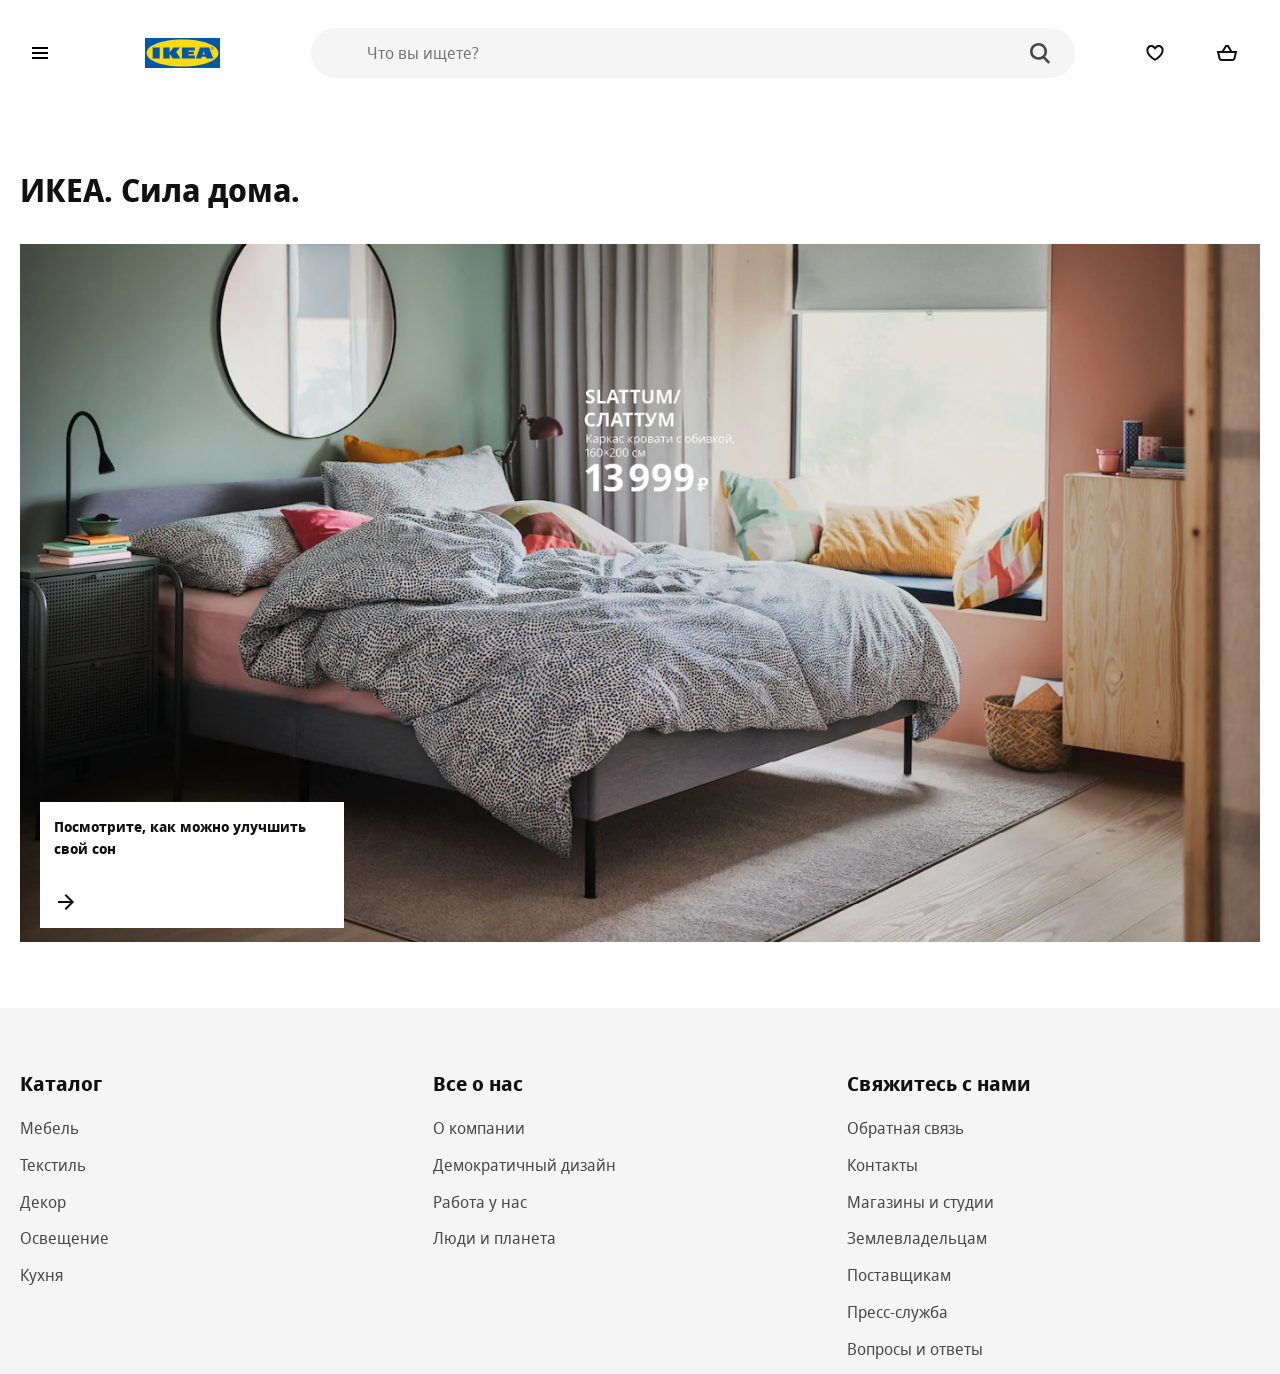
<file: index.html>
<!DOCTYPE html>
<html lang="en">
<head>
    <meta charset="UTF-8">
    <meta name="viewport"
        content="width=device-width, user-scalable=no, initial-scale=1.0, maximum-scale=1.0, minimum-scale=1.0">
    <meta http-equiv="X-UA-Compatible" content="ie=edge">
    <link rel="apple-touch-icon" sizes="180x180" href="favicon/apple-touch-icon.png">
    <link rel="icon" type="image/png" sizes="32x32" href="favicon/favicon-32x32.png">
    <link rel="icon" type="image/png" sizes="16x16" href="favicon/favicon-16x16.png">
    <link rel="mask-icon" href="favicon/safari-pinned-tab.svg" color="#0058ab">
    <meta name="msapplication-TileColor" content="#0058ab">
    <meta name="theme-color" content="#0058ab">
    <title>ИКЕА - официальный интернет-магазин мебели - IKEA</title>
    <link rel="stylesheet" href="styles/styles.css">

    <script src="/script/index.js" defer type="module"></script>
    
</head>
<body>
<main>
    <div class="container">
        <h1 class="main-header">ИКЕА. Сила дома.</h1>
        <aside class="offer">
            <a href="card.html#idd059">
                <picture>
                    <source srcset="image/b47e07ee97fd5f9bf030d258d462a945.webp" type="image/webp">
                    <img src="image/b47e07ee97fd5f9bf030d258d462a945.jpg" alt="СЛАТТУМ">
                </picture>

            </a>
            <a class="offer-extra" href="goods.html?subcat=Кровати">
                <p>Посмотрите, как можно улучшить свой сон</p>
                <svg focusable="false" viewBox="0 0 24 24" class="offer-arrow" aria-hidden="true">
                    <path fill-rule="evenodd" clip-rule="evenodd"
                          d="M19.2937 12.7074L20.0008 12.0003L19.2938 11.2932L12.0008 3.99927L10.5865 5.41339L16.1727 11.0003H4V13.0003H16.1723L10.5855 18.5868L11.9996 20.0011L19.2937 12.7074Z"></path>
                </svg>
            </a>
        </aside>
    </div>
</main>

</body>
</html>
</file>
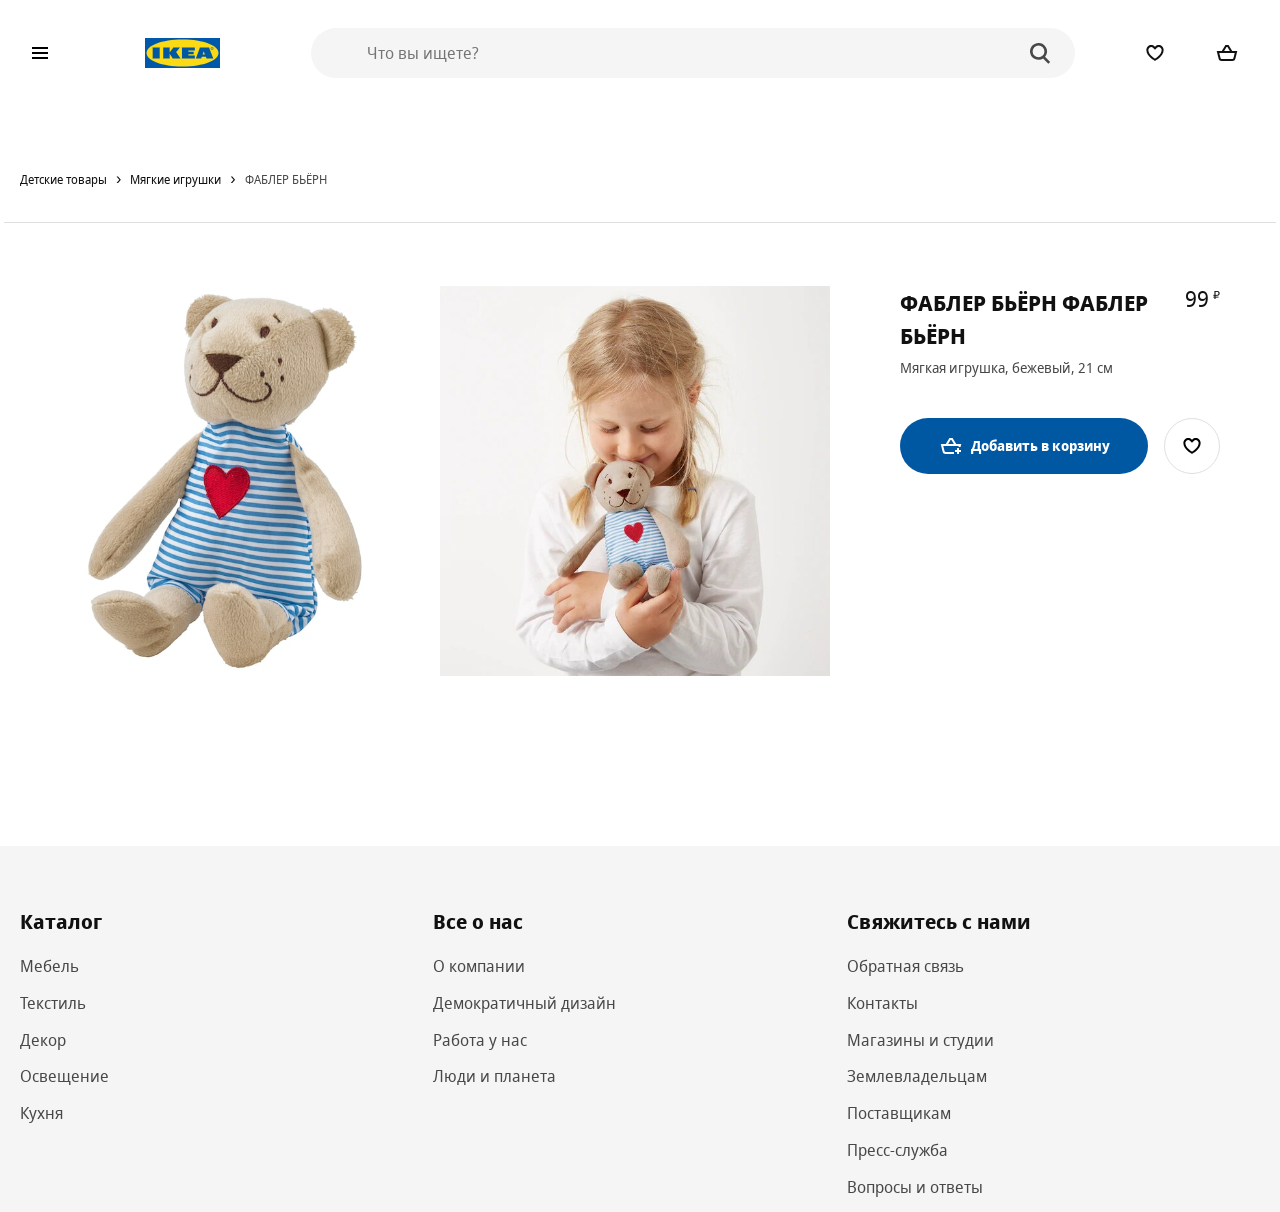
<file: card.html>
<!DOCTYPE html>
<html lang="en">
<head>
	<meta charset="UTF-8">
	<meta name="viewport" content="width=device-width, user-scalable=no, initial-scale=1.0, maximum-scale=1.0, minimum-scale=1.0">
	<meta http-equiv="X-UA-Compatible" content="ie=edge">
	<link rel="apple-touch-icon" sizes="180x180" href="favicon/apple-touch-icon.png">
	<link rel="icon" type="image/png" sizes="32x32" href="favicon/favicon-32x32.png">
	<link rel="icon" type="image/png" sizes="16x16" href="favicon/favicon-16x16.png">
	<link rel="mask-icon" href="favicon/safari-pinned-tab.svg" color="#0058ab">
	<meta name="msapplication-TileColor" content="#0058ab">
	<meta name="theme-color" content="#0058ab">
	<title>Детские игрушки - IKEA</title>
	<link rel="stylesheet" href="styles/styles.css">

	<script src="/script/index.js" defer type="module"></script>
	
</head>
<body>
<main>
	<div class="container">
		<div class="breadcrumb">
			<nav role="navigation" aria-label="Breadcrumb" class="breadcrumb__nav">
				<ul class="breadcrumb__list">

					<li class="breadcrumb__list-item">
						<a href="goods.html?cat=Детские товары" class="breadcrumb__link"><span>Детские товары</span></a>
					</li>

					<li class="breadcrumb__list-item">
						<a href="goods.html?cat=Мягкие игрушки" class="breadcrumb__link"><span>Мягкие игрушки</span></a>
					</li>

					<li class="breadcrumb__list-item">
						<a href="#" class="breadcrumb__link"><span>ФАБЛЕР БЬЁРН</span></a>
					</li>

				</ul>
			</nav>
		</div>

		<div class="good wrapper">
			<div class="good-images">
				<div class="good-image__item">
					<img src="image/fabler-byorn-myagkaya-igrushka-bezhevyy__0710165_PE727396_S5.jpg" alt="">
				</div>
				<div class="good-image__item">
					<img src="image/fabler-byorn-myagkaya-igrushka-bezhevyy__0876865_PE611124_S5.jpg" alt="">
				</div>
			</div>
			<div class="good-item"> <!-- not-in-stock - нет в наличии-->
				<p class="good-item__new">Новинка</p>

				<div class="good-item__section">
					<div>
						<h2 class="good-item__header">ФАБЛЕР БЬЁРН ФАБЛЕР БЬЁРН</h2>
						<p class="good-item__description">Мягкая игрушка, бежевый, 21 см</p>

					</div>
					<p class="good-item__price">
						<span class="good-item__empty">Нет в наличии</span>
						<span class="good-item__price-value">99</span>
						<span class="good-item__currency">₽</span>
					</p>

				</div>
				<div class="good-item__buttons">
					<button type="button" class="btn btn-good" data-idd="idd001">
						<svg focusable="false" viewBox="0 0 24 24" class="btn-good-svg" aria-hidden="true">
							<path fill-rule="evenodd" clip-rule="evenodd" d="M10.4372 4H10.9993H12.0003H12.9996H13.5616L13.8538 4.48014L17.2112 9.99713H21H22.2806L21.9702 11.2396L21.5303 13H19.4688L19.7194 11.9971H4.28079L5.59143 17.2397C5.70272 17.6848 6.1027 17.9971 6.56157 17.9971H15V19.9971H6.56157C5.18496 19.9971 3.98502 19.0602 3.65114 17.7247L2.02987 11.2397L1.71924 9.99713H3.00002H6.78793L10.145 4.48017L10.4372 4ZM12.4375 6L14.87 9.99713H9.12911L11.5614 6H12.0003H12.4375ZM17.9961 16V14H19.9961V16H21.9961V18H19.9961V20H17.9961V18H15.9961V16H17.9961Z"></path>
						</svg>

						<span class="btn-good__label">Добавить в корзину</span>
					</button>
					<button type="button" class="btn btn-add-wishlist" data-idd="idd001">
						<svg focusable="false" viewBox="0 0 24 24" class="btn-add-wishlist__svg" aria-hidden="true">
							<path fill-rule="evenodd" clip-rule="evenodd" d="M12.336 5.52055C14.2336 3.62376 17.3096 3.62401 19.2069 5.52129C20.2067 6.52115 20.6796 7.85005 20.6259 9.15761C20.6151 12.2138 18.4184 14.8654 16.4892 16.6366C15.4926 17.5517 14.5004 18.2923 13.7593 18.8036C13.3879 19.0598 13.0771 19.2601 12.8574 19.3973C12.7475 19.466 12.6601 19.519 12.5992 19.5555C12.5687 19.5737 12.5448 19.5879 12.5279 19.5978L12.5079 19.6094L12.502 19.6129L12.5001 19.614C12.5001 19.614 12.4989 19.6147 11.9999 18.748C11.501 19.6147 11.5005 19.6144 11.5005 19.6144L11.4979 19.6129L11.4919 19.6094L11.472 19.5978C11.4551 19.5879 11.4312 19.5737 11.4007 19.5555C11.3397 19.519 11.2524 19.466 11.1425 19.3973C10.9227 19.2601 10.612 19.0598 10.2405 18.8036C9.49947 18.2923 8.50726 17.5517 7.51063 16.6366C5.58146 14.8654 3.38477 12.2139 3.37399 9.15765C3.32024 7.85008 3.79314 6.52117 4.79301 5.52129C6.69054 3.62376 9.76704 3.62376 11.6646 5.52129L11.9993 5.856L12.3353 5.52129L12.336 5.52055ZM11.9999 18.748L11.5005 19.6144L11.9999 19.9019L12.4989 19.6147L11.9999 18.748ZM11.9999 17.573C12.1727 17.462 12.384 17.3226 12.6236 17.1573C13.3125 16.6821 14.2267 15.9988 15.1366 15.1634C17.0157 13.4381 18.6259 11.2919 18.6259 9.13506V9.11213L18.627 9.08922C18.6626 8.31221 18.3844 7.52727 17.7926 6.9355C16.6762 5.81903 14.866 5.81902 13.7495 6.9355L13.7481 6.93689L11.9965 8.68166L10.2504 6.9355C9.13387 5.81903 7.3237 5.81903 6.20722 6.9355C5.61546 7.52727 5.33724 8.31221 5.3729 9.08922L5.37395 9.11213V9.13507C5.37395 11.2919 6.98418 13.4381 8.86325 15.1634C9.77312 15.9988 10.6874 16.6821 11.3762 17.1573C11.6159 17.3226 11.8271 17.462 11.9999 17.573Z"></path>
						</svg>
					</button>
				</div>

			</div>
		</div>


	</div>
</main>
</body>
</html>
</file>
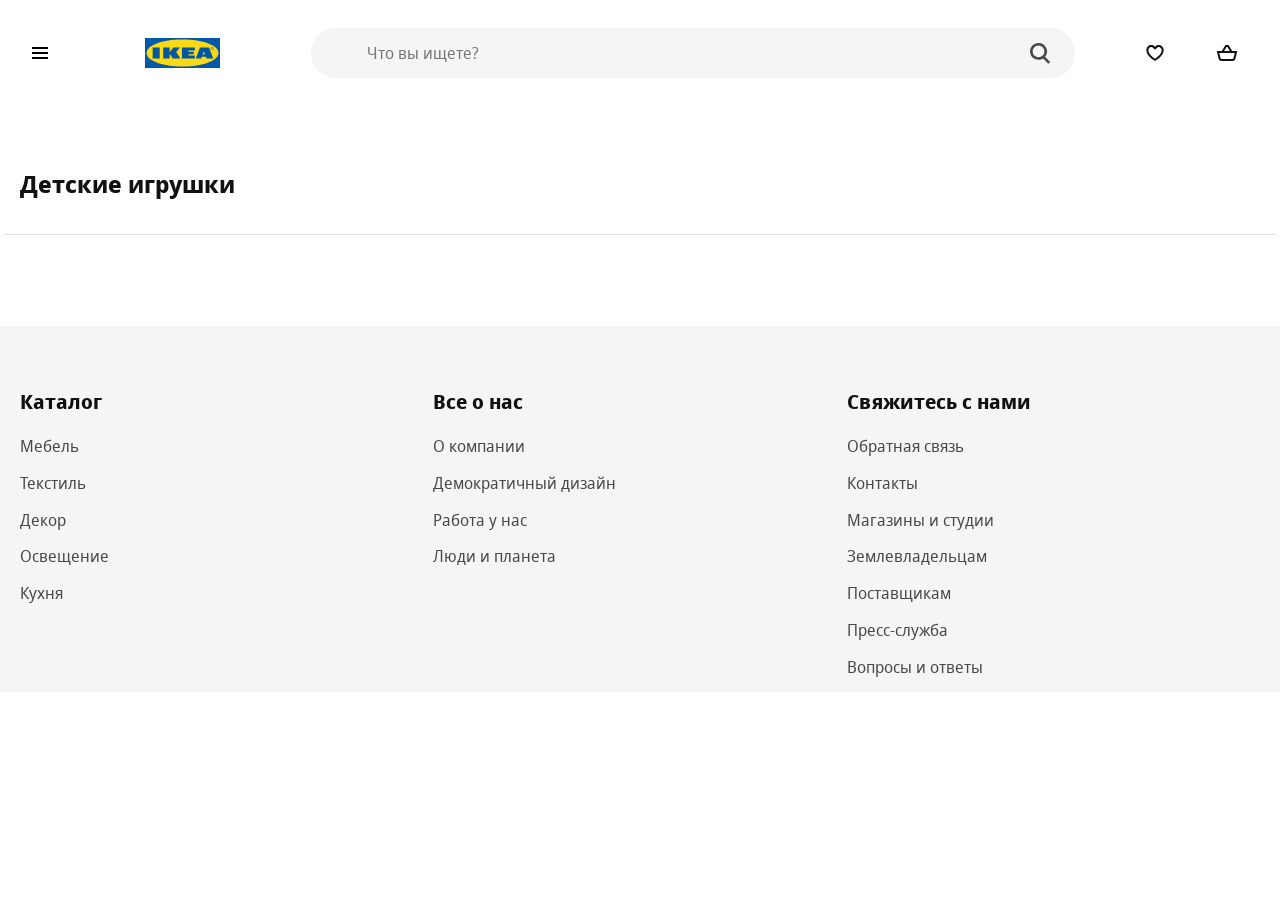
<file: goods.html>
<!DOCTYPE html>
<html lang="en">
<head>
	<meta charset="UTF-8">
	<meta name="viewport" content="width=device-width, user-scalable=no, initial-scale=1.0, maximum-scale=1.0, minimum-scale=1.0">
	<meta http-equiv="X-UA-Compatible" content="ie=edge">
	<link rel="apple-touch-icon" sizes="180x180" href="favicon/apple-touch-icon.png">
	<link rel="icon" type="image/png" sizes="32x32" href="favicon/favicon-32x32.png">
	<link rel="icon" type="image/png" sizes="16x16" href="favicon/favicon-16x16.png">
	<link rel="mask-icon" href="favicon/safari-pinned-tab.svg" color="#0058ab">
	<meta name="msapplication-TileColor" content="#0058ab">
	<meta name="theme-color" content="#0058ab">
	<title>Детские игрушки - IKEA</title>
	<link rel="stylesheet" href="styles/styles.css">

	<script src="/script/index.js" defer type="module"></script>

</head>
<body>
<main>
	<div class="container">
		<h2 class="main-header">Детские игрушки</h2>
		<div class="goods wrapper">
			<ul class="goods-list">
				<!-- <li class="goods-list__item">
						<a class="goods-item__link" href="card.html#idd001">
							<article class="goods-item">
								<div class="goods-item__img">
									<img src="https://www.ikea.com/ru/ru/images/products/fabler-byorn-myagkaya-igrushka-bezhevyy__0710165_PE727396_S5.JPG"
										data-second-image="https://www.ikea.com/ru/ru/images/products/fabler-byorn-myagkaya-igrushka-bezhevyy__0876876_PE611263_S5.JPG" alt="ФАБЛЕР БЬЁРН">
								</div>
								<p class="goods-item__new">Новинка</p>
								<h3 class="goods-item__header">ФАБЛЕР БЬЁРН</h3>
								<p class="goods-item__description">Мягкая игрушка, бежевый, 21 см</p>
								<p class="goods-item__price">
									<span class="goods-item__price-value">99</span>
									<span class="goods-item__currency"> ₽</span>
								</p>
								<button class="btn btn-add-card" aria-label="Добравить в корзину" data-idd="idd001"></button>
							</article>
						</a>
					</li>
				-->
			</ul>
		</div>
	</div>
</main>
</body>
</html>
</file>
<file: styles/styles.css>
/*
* Prefixed by https://autoprefixer.github.io
* PostCSS: v7.0.29,
* Autoprefixer: v9.7.6
* Browsers: last 4 version
*/

@font-face {
	font-family: 'Noto Sans';
	src: local('Noto Sans Display Regular'), local('NotoSansDisplay-Regular'), url('../fonts/Notosansdisplayregular.woff2') format('woff2'), url('../fonts/Notosansdisplayregular.woff') format('woff');
	font-weight: 400;
	font-style: normal;
}

@font-face {
	font-family: 'Noto Sans';
	src: local('Noto Sans Display Italic'), local('NotoSansDisplay-Italic'), url('../fonts/Notosansdisplayitalic.woff2') format('woff2'), url('../fonts/Notosansdisplayitalic.woff') format('woff');
	font-weight: 400;
	font-style: italic;
}

@font-face {
	font-family: 'Noto Sans';
	src: local('Noto Sans Display Bold'), local('NotoSansDisplay-Bold'), url('../fonts/Notosansdisplaybold.woff2') format('woff2'), url('../fonts/Notosansdisplaybold.woff') format('woff');
	font-weight: 700;
	font-style: normal;
}

@font-face {
	font-family: 'Noto Sans';
	src: local('Noto Sans Display Bold Italic'), local('NotoSansDisplay-BoldItalic'), url('../fonts/Notosansdisplaybolditalic.woff2') format('woff2'), url('../fonts/Notosansdisplaybolditalic.woff') format('woff');
	font-weight: 700;
	font-style: italic;
}

html {
	-webkit-box-sizing: border-box;
	box-sizing: border-box;
}

*,
*::before,
*::after {
	-webkit-box-sizing: inherit;
	box-sizing: inherit;
}

body {
	min-width: 320px;
	margin: 0;

	background-color: #fff; /*под проект*/
	font-family: Noto Sans, Arial, sans-serif; /*в "" свой шрифт под проект*/

	font-size: 16px;
	color: #111;
	line-height: 1.5;
	-webkit-font-smoothing: subpixel-antialiased;
}

button, input {
	font: inherit;
}

button {
	cursor: pointer;
}

img {
	max-width: 100%;
	width: 100%;
	height: auto;
}

a {
	text-decoration: none;
	color: inherit;
}

ul {
	list-style: none;
	padding: 0;
	margin: 0;
}

h1, h2, h3, p {
	padding: 0;
	margin: 0;
}

/* container */

.container {
	max-width: 100rem;
	margin: 0 auto;
	padding: 0 1.25rem;
}

.visually-hidden {
	position: absolute !important;
	clip: rect(1px 1px 1px 1px);
	clip: rect(1px, 1px, 1px, 1px);
	padding: 0 !important;
	border: 0 !important;
	height: 1px !important;
	width: 1px !important;
	overflow: hidden;
}

/* при работе с float */

.clearfix::after {
	content: "";
	display: table;
	clear: both;
}

header {
	margin-bottom: 3.75rem;
}

.header {
	display: -ms-grid;
	display: grid;
	grid-gap: 1.25rem;
	-ms-grid-columns: 2fr 1.25rem 2fr 1.25rem 16fr 1.25rem 1fr 1.25rem 1fr;
	grid-template-columns: 2fr 2fr 16fr 1fr 1fr;
	-webkit-box-align: center;
	-ms-flex-align: center;
	align-items: center;
	padding: 1.75rem 0;
}

footer {
	background-color: #f5f5f5;
	margin-top: 3.75rem;
	padding: 3.75rem 0 0 0;
}

.footer {
	display: -ms-grid;
	display: grid;
	-ms-grid-columns: 1fr 1fr 1fr;
	grid-template-columns: 1fr 1fr 1fr;
}

.main-header {
	margin-bottom: 1.875rem
}

.btn {
	background-color: transparent;
	outline: transparent;
	border-radius: 50%;
	width: 40px;
	height: 40px;
	display: -webkit-box;
	display: -ms-flexbox;
	display: flex;
	-webkit-box-align: center;
	-ms-flex-align: center;
	align-items: center;
	-webkit-box-pack: center;
	-ms-flex-pack: center;
	justify-content: center;
	border: 1px solid transparent;
}

.btn:hover {
	background-color: #f5f5f5;
	color: #111;
}

.svg-icon {
	fill: currentColor;
}

.logo {
	text-align: center;
	width: 75px;
	height: 30px;

}

.search {
	position: relative;
	-webkit-box-flex: 1;
	-ms-flex-positive: 1;
	flex-grow: 1;
	height: 50px;
	margin: 0 40px;
}

.search-input {
	-webkit-appearance: none;
	-moz-appearance: none;
	appearance: none;
	background-color: #f5f5f5;
	display: block;
	appearance: none;
	width: 100%;
	height: 100%;
	padding: .5rem 3.5rem;
	margin: 0 auto;
	line-height: 1.5;
	border: 0;
	border-radius: 50em;
	outline: 0;
	-webkit-box-shadow: none;
	box-shadow: none;
	-webkit-transition: background .2s;
	-o-transition: background .2s;
	transition: background .2s;
}

.search-btn {
	position: absolute;
	top: 0.9rem;
	right: 0.9rem;
	background-image: url("data:image/svg+xml;charset=utf-8,%3Csvg width='16' height='17' fill='%23484848' xmlns='http://www.w3.org/2000/svg'%3E%3Cpath fill-rule='evenodd' clip-rule='evenodd' d='M6.5 11a4.5 4.5 0 110-9 4.5 4.5 0 010 9zm4.968-.307a6.5 6.5 0 10-1.514 1.315l3.996 3.996 1.414-1.414-3.896-3.897z'/%3E%3C/svg%3E");
	background-repeat: no-repeat;
	background-size: contain;
	width: 2.5rem;
	height: 1.5rem;
	background-position: center;
}

.offer {
	position: relative;
}

.offer-extra {
	position: absolute;
	padding: .9rem;
	color: #111;
	left: 1.25rem;
	bottom: 1.25rem;
	display: -webkit-box;
	display: -ms-flexbox;
	display: flex;
	background: #fff;
	-webkit-box-orient: vertical;
	-webkit-box-direction: normal;
	-ms-flex-direction: column;
	flex-direction: column;
	-webkit-box-align: start;
	-ms-flex-align: start;
	align-items: flex-start;
	max-width: 19rem;
	min-width: 13rem;
	font-size: .9rem;
	line-height: 1.5;
	font-weight: bold;
	word-break: break-word;
}

.offer-arrow {
	display: inline-block;
	height: 1.5rem;
	width: 1.5rem;
	vertical-align: middle;
	fill: currentColor;
	margin-top: 1.875rem;

}


.footer-header {
	line-height: 2rem;
	font-size: 1.25rem;
	padding: 0 0 1rem 0;

}

.footer-list {
	margin-bottom: .8rem;
}

.footer-list > a {
	color: #484848;
}

.footer-list > a:hover {
	color: #111;
	text-decoration: underline;
}

.catalog {
	position: fixed;
	z-index: 999;
	top: 0;
	left: -100%;
	bottom: 0;
	background-color: #fff;
	overflow-y: auto;
	overflow-x: hidden;
	-webkit-transition: left 0.2s 0s;
	-o-transition: left 0.2s 0s;
	transition: left 0.2s 0s;
	width: 20rem;
	padding: 6rem 4rem 3rem;

}

.catalog.open {
	left: 0;
}

.catalog-btn {
	position: absolute;
	top: 3rem;
	left: 3rem;
}

.catalog-list__item,
.subcatalog-list__item {
	cursor: pointer;
	color: #111;


}

.catalog-list__item a,
.subcatalog-list__item a {
	text-decoration: underline;
	display: block;
}

.catalog-list__item a {
	padding: .5rem 1.5rem .5rem 0;
}

.subcatalog-list__item a {
	padding: .5rem 0;
}

.catalog-list__item:hover a,
.subcatalog-list__item:hover a {
	text-decoration: underline;
}

.catalog-list__item.active {
	background-repeat: no-repeat;
	background-position: right 0 center;
	background-image: url('data:image/svg+xml;utf8,<svg width="24" height="24" viewBox="0 0 24 24" fill="none" xmlns="http://www.w3.org/2000/svg"><path fill-rule="evenodd" clip-rule="evenodd" d="M15.5996 11.9999L9.81456 17.7857L8.40026 16.3716L12.7714 11.9999L8.40026 7.62823L9.81457 6.21411L15.5996 11.9999Z" fill="%23959595"/></svg>');
}

.subcatalog {
	position: fixed;
	z-index: 998;
	top: 0;
	left: -100%;
	bottom: 0;
	background-color: #fff;
	overflow-y: auto;
	overflow-x: hidden;
	-webkit-transition: left 0.6s 0s, right 0.6s 0s;
	-o-transition: left 0.6s 0s, right 0.6s 0s;
	transition: left 0.6s 0s, right 0.6s 0s;
	width: 25rem;
	padding: 6rem 4rem 3rem;
	border-left: 2px solid #ccc;
}

.subcatalog.subopen {
	left: 20rem;
}

.overlay {
	display: block;
	position: fixed;
	z-index: 899;
	top: 0;
	bottom: 0;
	right: 0;
	left: 0;
	background-color: black;
	-webkit-transition: all .2s ease;
	-o-transition: all .2s ease;
	transition: all .2s ease;
	opacity: 0;
	pointer-events: none;
}

.overlay.active {
	opacity: 0.25;
	pointer-events: all;
}


.wrapper {
	position: relative;
	margin-top: 4rem;
}

.wrapper:before {
	content: '';
	width: calc(100% + 2rem);
	display: block;
	position: absolute;
	top: -2rem;
	z-index: 99;
	margin: 0 -1rem;
	border-bottom: 1px solid #dfdfdf;
}

.good {
	display: -ms-grid;
	display: grid;
	-ms-grid-columns: minmax(0, 1fr) 1.25rem minmax(0, 1fr) 1.25rem minmax(0, 1fr) 1.25rem minmax(0, 1fr) 1.25rem minmax(0, 1fr) 1.25rem minmax(0, 1fr) 1.25rem minmax(0, 1fr) 1.25rem minmax(0, 1fr) 1.25rem minmax(0, 1fr) 1.25rem minmax(0, 1fr) 1.25rem minmax(0, 1fr) 1.25rem minmax(0, 1fr);
	grid-template-columns: repeat(12, minmax(0, 1fr));
	grid-column-gap: 1.25rem;
	padding-top: 2rem;
}

.good-images {
	display: -webkit-box;
	display: -ms-flexbox;
	display: flex;
	-ms-flex-wrap: wrap;
	flex-wrap: wrap;
	-ms-grid-column: 1;
	grid-column-start: 1;
	-ms-grid-column-span: 8;
	grid-column-end: 9;
	-ms-flex-pack: distribute;
	justify-content: space-around;


}

.good-image__item {
	width: calc(50% - 1.25rem);
	margin-left: .625rem;
	margin-right: .625rem;
	min-height: 500px;
}


.good-item {
	-ms-grid-column: 9;
	grid-column-start: 9;
	-ms-grid-column-span: 4;
	grid-column-end: 13;
	padding: 0 2.5rem;
}

.good-item__section {
	margin-bottom: 2.5rem;
}

.good-item__new {
	display: none;
}


.good-item__empty {
	display: none;
}

.not-in-stock .good-item__empty {
	display: block;
}

.not-in-stock .btn-good {
	display: none;
}

.good-item__header {
	font-size: 1.375rem;
	line-height: 1.5;
	font-weight: 700;
	text-transform: uppercase;
	margin-bottom: .3rem;
}

.good-item__description {
	line-height: 1.5;
	letter-spacing: 0;
	font-weight: 400;
	color: #484848;
	font-size: .875rem;
}

.good-item__price {
	white-space: nowrap;
	text-align: right;
}

.good-item__section {
	display: -webkit-box;
	display: -ms-flexbox;
	display: flex;
	-webkit-box-pack: justify;
	-ms-flex-pack: justify;
	justify-content: space-between;
}

.good-item__price-value {
	line-height: 1.1875;
	font-size: 1.375rem;
}

.good-item__currency {
	line-height: .9;
	font-size: .6875rem;
	vertical-align: text-top;
}

.not-in-stock .good-item__price-value,
.not-in-stock .good-item__currency {
	display: none;
}

.good-item__buttons {
	display: -webkit-box;
	display: -ms-flexbox;
	display: flex;
	-webkit-box-pack: justify;
	-ms-flex-pack: justify;
	justify-content: space-between;
	-webkit-box-align: center;
	-ms-flex-align: center;
	align-items: center;
	width: 100%;
}

.btn-good {
	margin-right: 1rem;
	-webkit-box-flex: 1;
	-ms-flex-positive: 1;
	flex-grow: 1;
	-ms-flex-negative: 1;
	flex-shrink: 1;
	position: relative;
	background: #0058a3;
	color: #fff;
	border-radius: 52px;
	padding: 0 2rem;
	display: -webkit-box;
	display: -ms-flexbox;
	display: flex;
	height: 3.5rem;
	-webkit-box-align: center;
	-ms-flex-align: center;
	align-items: center;
}

.btn-good-svg {
	margin-right: .5rem;
	vertical-align: top;
	-ms-flex-negative: 0;
	flex-shrink: 0;
	display: inline-block;
	height: 1.5rem;
	width: 1.5rem;
	fill: #fff;
}

.btn-good:hover {
	color: #0058a3;
}

.btn-good:hover .btn-good-svg {
	fill: #0058a3;
}

.btn-good__label {
	text-align: center;
	border: 0;
	font-weight: 700;
	font-size: .875rem;
	line-height: 1.42857;
}

.btn-add-wishlist {
	background: rgba(0, 0, 0, 0);
	color: #111;
	border-radius: 40px;
	padding: 0 .9375rem;
	border: 1px solid #dfdfdf;
	height: 3.5rem;
	width: 3.5rem;
	margin-left: auto;
}

.btn-add-wishlist__svg {
	height: 1.5rem;
	width: 1.5rem;

}

.btn-add-wishlist:hover .btn-add-wishlist__svg {
	fill: red;
}

.btn-add-wishlist.contains-wishlist .btn-add-wishlist__svg {
	fill: red;

}

.btn-add-wishlist:hover.contains-wishlist .btn-add-wishlist__svg {
	fill: black;
}


.goods-list {
	display: -ms-grid;
	display: grid;
	grid-gap:1.25rem;
	grid-template-columns: repeat(4, 1fr);
}

.goods-list__item {
	margin-bottom: 2rem;
}


.goods-item {
	position: relative;
	display: -webkit-box;
	display: -ms-flexbox;
	display: flex;
	-webkit-box-orient: vertical;
	-webkit-box-direction: normal;
	-ms-flex-direction: column;
	flex-direction: column;
	-webkit-box-pack: justify;
	-ms-flex-pack: justify;
	justify-content: space-between;
	height: 100%;
}

.goods-item__img {
	height: 380px;
	display: table-cell;
	vertical-align: middle
}


.btn-add-card {
	position: absolute;
	opacity: 0;
	-webkit-transition: opacity 0.2s 0s;
	-o-transition: opacity 0.2s 0s;
	transition: opacity 0.2s 0s;
	right: 1rem;
	bottom: 0.5rem;
	background-color: rgb(0, 88, 163);
	border: 1px solid rgb(0, 88, 163);
	background-repeat: no-repeat;
	background-position: center;
	background-image: url("data:image/svg+xml;utf8,<svg width='24' height='24' xmlns='http://www.w3.org/2000/svg' viewBox='0 0 24 24'><path fill-rule='evenodd' clip-rule='evenodd' d='M10.4372 4H10.9993H12.0003H12.9996H13.5616L13.8538 4.48014L17.2112 9.99713H21H22.2806L21.9702 11.2396L21.5303 13H19.4688L19.7194 11.9971H4.28079L5.59143 17.2397C5.70272 17.6848 6.1027 17.9971 6.56157 17.9971H15V19.9971H6.56157C5.18496 19.9971 3.98502 19.0602 3.65114 17.7247L2.02987 11.2397L1.71924 9.99713H3.00002H6.78793L10.145 4.48017L10.4372 4ZM12.4375 6L14.87 9.99713H9.12911L11.5614 6H12.0003H12.4375ZM17.9961 16V14H19.9961V16H21.9961V18H19.9961V20H17.9961V18H15.9961V16H17.9961Z' fill='white' /></svg>");
}

.btn-add-card:hover {
	background-color: rgb(255, 255, 255);
	background-image: url("data:image/svg+xml;utf8,<svg width='24' height='24' xmlns='http://www.w3.org/2000/svg' viewBox='0 0 24 24'><path fill-rule='evenodd' clip-rule='evenodd' d='M10.4372 4H10.9993H12.0003H12.9996H13.5616L13.8538 4.48014L17.2112 9.99713H21H22.2806L21.9702 11.2396L21.5303 13H19.4688L19.7194 11.9971H4.28079L5.59143 17.2397C5.70272 17.6848 6.1027 17.9971 6.56157 17.9971H15V19.9971H6.56157C5.18496 19.9971 3.98502 19.0602 3.65114 17.7247L2.02987 11.2397L1.71924 9.99713H3.00002H6.78793L10.145 4.48017L10.4372 4ZM12.4375 6L14.87 9.99713H9.12911L11.5614 6H12.0003H12.4375ZM17.9961 16V14H19.9961V16H21.9961V18H19.9961V20H17.9961V18H15.9961V16H17.9961Z' fill='rgb(0, 88, 163)' /></svg>");

}

.goods-item:hover .btn-add-card {
	opacity: 1;
}

.goods-item__header {
	margin-top: auto;
	margin-bottom: 1rem;
}

.goods-item__new {
	line-height: 1.42857;
	color: #ca5008;
	font-weight: 700;
	font-size: 0.8rem;
}

.goods-item__link {
	display: block;
	height: 100%;
}

.goods-item__description {
	margin-bottom: 1rem;
	font-size: .875rem;
	line-height: 1.42857;
}

.goods-item__price {
	min-height: calc(40px + 0.5rem);
	padding-bottom: 0.5rem;
	font-weight: 700;
}

.goods-item__price-value {
	font-size: 1.375rem;
}

.goods-item__currency {
	line-height: .9;
	font-size: .6875rem;
	vertical-align: text-top;
}


.breadcrumb__list-item {
	display: inline;
}

.breadcrumb__list-item:after {
	content: "\0203A";
	display: inline;
	margin: 0 .3125rem;
	font-size: 1rem;
	line-height: 1.125;
}

.breadcrumb__list-item:last-child:after {
	content: "";
}

.breadcrumb__link {
	font-size: .75rem;
	line-height: 1.5;
	font-weight: 400;
	vertical-align: middle;
}

.breadcrumb__list-item:last-child .breadcrumb__link {
	color: #484848;
	pointer-events: none;
	cursor: auto;
}

.cart-wrapper {
	max-width: 768px;
}

.cart-header {
	text-align: center;
}

.product {
	display: -ms-grid;
	display: grid;
	-ms-grid-columns: 152px 4fr 6fr;
	grid-template-columns: 152px 4fr 6fr;
	-ms-grid-rows: auto;
	grid-template-rows: auto;
	font-size: .81rem;
	line-height: 1.385;
}

.product > *:nth-child(1) {
	-ms-grid-row: 1;
	-ms-grid-column: 1;
}

.product > *:nth-child(2) {
	-ms-grid-row: 1;
	-ms-grid-column: 2;
}

.product > *:nth-child(3) {
	-ms-grid-row: 1;
	-ms-grid-column: 3;
}

.product__image-container {
	-ms-grid-column: 1;
	grid-column: 1;
	-ms-grid-row: 1;
	-ms-grid-row-span: 2;
	grid-row: 1/3;
	padding-right: 1rem;
}

.product__description {
	-ms-grid-column: 2;
	grid-column: 2;
	-ms-grid-row: 1;
	grid-row: 1;
}

.product__name {
	font-size: 1.2rem;
	margin-bottom: .5rem;
	font-weight: 700;
	text-transform: uppercase;
	word-break: break-word;
}

.product__prices {
	-ms-grid-column: 3;
	grid-column: 3;
	-ms-grid-row: 1;
	grid-row: 1;
	text-align: right;
	padding-top: 0;
}

.product__controls {
	-ms-grid-column: 3;
	grid-column: 3;
	-ms-grid-row: 2;
	grid-row: 2;
	margin-top: .5rem;
	display: -webkit-box;
	display: -ms-flexbox;
	display: flex;
	-webkit-box-pack: end;
	-ms-flex-pack: end;
	justify-content: flex-end;
}

.btn-remove {
	color: #444;
	border-color: #666;
	border-radius: unset;
}

.product__total {
	font-weight: 700;
	font-size: 1.06rem;
	line-height: 1.2;
}

.product-controls__remove {
	width: 12.5%;
}

.product-controls__quantity {
	width: 25%;
	margin-left: .5rem;
}

.cart-header {
	margin-bottom: 3rem;
}

.cart-item {
	margin-bottom: 2rem;
}

.cart-total {
	display: -webkit-box;
	display: -ms-flexbox;
	display: flex;
	-webkit-box-pack: justify;
	-ms-flex-pack: justify;
	justify-content: space-between;
	padding: .35rem 0;
	font-weight: 700;
	font-size: 14px;
	text-align: initial;
	border: dashed #cacaca;
	border-width: 1px 0;
}

.cart-checkout {
	color: #ffffff;
	padding: 12px 62px;
	background-color: #3a6e9f;
	border: none;
	display: block;
	margin: 1rem auto;
}

.cart-form {
	margin: 1rem 0;
	text-align: center;
}

.cart-form label {
	display: block;
	margin: 1rem;
}

select {
	width: 100%;
	max-width: 352px;
	height: 40px;
	margin: 0;
	padding: 0 10px;
	border: 1px solid #666;
	border-radius: 2px;
	background: #fff url(../image/chevron-down-thin-24.1667eab2.svg) no-repeat right 8px center/1.5rem;
	-webkit-appearance: none;
	-moz-appearance: none;
	appearance: none;
	font-size: 1rem;
	line-height: 1.15;
	font-family: inherit;
	text-transform: none;
}

@media (max-width: 1200px) {
	.goods-list {
		grid-template-columns: repeat(3, 1fr);
	}
}

@media (max-width: 768px) {
	.goods-list {
		grid-template-columns: repeat(2, 1fr);
	}

	.header {
		-ms-grid-columns: 1fr 1.25rem 2fr 1.25rem 1fr 1.25rem 1fr;
		grid-template-columns: 1fr 2fr 1fr 1fr;
		-ms-grid-rows: auto 1.25rem auto 1.25rem auto;
		grid-template-areas: "burger logo wishlist cart" "main main . sidebar" "footer footer footer footer";
	}

	.btn-burger {
		grid-area: burger;
	}

	.logo {
		grid-area: logo;
	}

	.btn-wishlist {
		grid-area: wishlist;
	}

	.btn-cart {
		grid-area: cart;
	}

	.search {
		grid-area: search;
		-ms-grid-row: 2;
		grid-row: 2;
		-ms-grid-column-span: 5;
		grid-column-end: 6;
		-ms-grid-column: 1;
		grid-column-start: 1;
		margin: 0;
	}

	.footer {
		-ms-grid-rows: auto;
		grid-template-rows: auto;
		-webkit-box-pack: center;
		-ms-flex-pack: center;
		justify-content: center;
		grid-template-areas: "catalog" "about" "connection";
		-ms-grid-columns: 300px;
		grid-template-columns: 300px

	}

	.footer-catalog {
		grid-area: catalog;
		margin-bottom: 50px;
	}

	.footer-about {
		grid-area: about;
		margin-bottom: 50px;
	}

	.footer-connection {
		grid-area: connection;
		margin-bottom: 50px;
	}

	.catalog {
		width: 50%;
	}

	.subcatalog {
		width: 50%;
		left: auto;
		right: -100%;
	}

	.subcatalog.subopen {
		right: 0;
		left: auto;
	}
}

@media (max-width: 768px) {

	.footer-catalog {
		-ms-grid-row: 1;
		-ms-grid-column: 1

	}

	.footer-about {
		-ms-grid-row: 2;
		-ms-grid-column: 1

	}

	.footer-connection {
		-ms-grid-row: 3;
		-ms-grid-column: 1

	}
}

@media (max-width: 768px) {

	.btn-burger {
		-ms-grid-row: 1;
		-ms-grid-column: 1;
	}

	.logo {
		-ms-grid-row: 1;
		-ms-grid-column: 3;
	}

	.btn-wishlist {
		-ms-grid-row: 1;
		-ms-grid-column: 5;
	}

	.btn-cart {
		-ms-grid-row: 1;
		-ms-grid-column: 7;
	}
}

@media (max-width: 576px) {
	.goods-list {
		-ms-grid-columns: 1fr;
		grid-template-columns: 1fr;
	}

	.catalog {
		width: 100%;
	}

	.subcatalog {
		z-index: 999;
		width: 100%;
	}

	.subcatalog.subopen {
		right: 0;
	}
}
</file>
